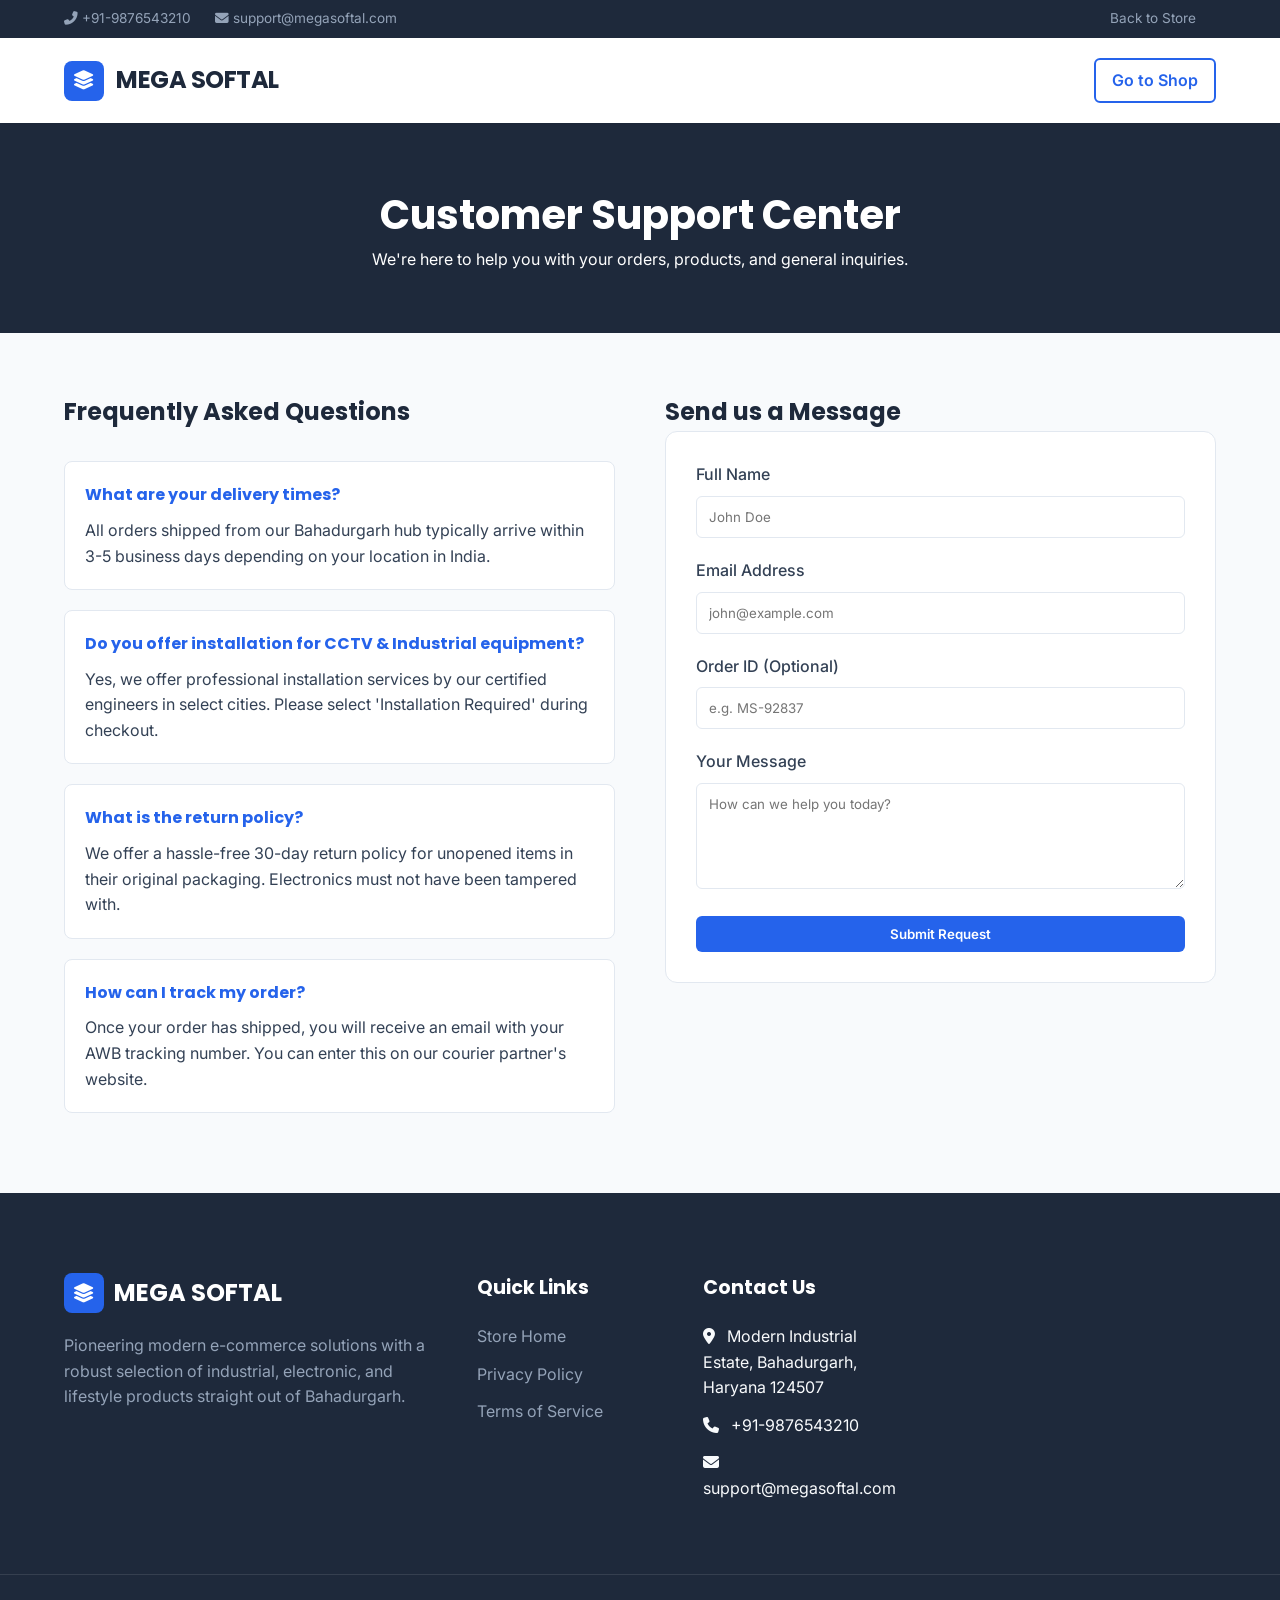
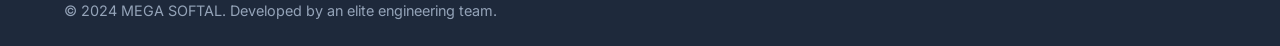
<file: support.html>
<!DOCTYPE html>
<html lang="en">
<head>
    <meta charset="UTF-8">
    <meta name="viewport" content="width=device-width, initial-scale=1.0">
    <title>Support Center | MEGA SOFTAL</title>
    <link rel="stylesheet" href="style.css">
    <link rel="preconnect" href="https://fonts.googleapis.com">
    <link rel="preconnect" href="https://fonts.gstatic.com" crossorigin>
    <link href="https://fonts.googleapis.com/css2?family=Inter:wght@300;400;500;600;700&family=Poppins:wght@500;600;700&display=swap" rel="stylesheet">
    <link rel="stylesheet" href="https://cdnjs.cloudflare.com/ajax/libs/font-awesome/6.4.0/css/all.min.css">
</head>
<body>
    <!-- Top Notification Bar -->
    <div class="top-bar">
        <div class="container top-bar-content">
            <div class="top-bar-left">
                <span><i class="fas fa-phone-alt"></i> +91-9876543210</span>
                <span><i class="fas fa-envelope"></i> support@megasoftal.com</span>
            </div>
            <div class="top-bar-right">
                <a href="index.html">Back to Store</a>
            </div>
        </div>
    </div>

    <!-- Main Navigation -->
    <header class="main-header">
        <div class="container header-container" style="justify-content: space-between;">
            <a href="index.html" class="logo">
                <div class="logo-icon"><i class="fas fa-layer-group"></i></div>
                <h1>MEGA SOFTAL</h1>
            </a>
            
            <nav style="display: flex; gap: 20px;">
                <a href="index.html" class="btn btn-outline" style="padding: 8px 16px;">Go to Shop</a>
            </nav>
        </div>
    </header>

    <!-- Page Header -->
    <div class="page-header">
        <div class="container">
            <h1>Customer Support Center</h1>
            <p>We're here to help you with your orders, products, and general inquiries.</p>
        </div>
    </div>

    <!-- Support Content -->
    <main class="support-container container">
        <!-- FAQs -->
        <section class="faq-section" id="faq">
            <h2>Frequently Asked Questions</h2>
            
            <div class="faq-item">
                <h4>What are your delivery times?</h4>
                <p>All orders shipped from our Bahadurgarh hub typically arrive within 3-5 business days depending on your location in India.</p>
            </div>
            
            <div class="faq-item">
                <h4>Do you offer installation for CCTV & Industrial equipment?</h4>
                <p>Yes, we offer professional installation services by our certified engineers in select cities. Please select 'Installation Required' during checkout.</p>
            </div>
            
            <div class="faq-item">
                <h4>What is the return policy?</h4>
                <p>We offer a hassle-free 30-day return policy for unopened items in their original packaging. Electronics must not have been tampered with.</p>
            </div>

            <div class="faq-item">
                <h4>How can I track my order?</h4>
                <p>Once your order has shipped, you will receive an email with your AWB tracking number. You can enter this on our courier partner's website.</p>
            </div>
        </section>

        <!-- Contact Form -->
        <section class="contact-section">
            <h2>Send us a Message</h2>
            <form class="contact-form" onsubmit="event.preventDefault(); alert('Message sent successfully! Our team will contact you shortly.');">
                <div class="form-group">
                    <label for="name">Full Name</label>
                    <input type="text" id="name" required placeholder="John Doe">
                </div>
                <div class="form-group">
                    <label for="email">Email Address</label>
                    <input type="email" id="email" required placeholder="john@example.com">
                </div>
                <div class="form-group">
                    <label for="order-id">Order ID (Optional)</label>
                    <input type="text" id="order-id" placeholder="e.g. MS-92837">
                </div>
                <div class="form-group">
                    <label for="message">Your Message</label>
                    <textarea id="message" rows="5" required placeholder="How can we help you today?"></textarea>
                </div>
                <button type="submit" class="btn btn-primary" style="width: 100%;">Submit Request</button>
            </form>
        </section>
    </main>

    <!-- Footer -->
    <footer class="main-footer">
        <div class="container footer-grid">
            <div class="footer-col brand-col">
                <a href="#" class="logo footer-logo">
                    <div class="logo-icon"><i class="fas fa-layer-group"></i></div>
                    <h2>MEGA SOFTAL</h2>
                </a>
                <p>Pioneering modern e-commerce solutions with a robust selection of industrial, electronic, and lifestyle products straight out of Bahadurgarh.</p>
            </div>
            <div class="footer-col">
                <h4>Quick Links</h4>
                <ul>
                    <li><a href="index.html">Store Home</a></li>
                    <li><a href="#">Privacy Policy</a></li>
                    <li><a href="#">Terms of Service</a></li>
                </ul>
            </div>
            <div class="footer-col">
                <h4>Contact Us</h4>
                <ul>
                    <li><i class="fas fa-map-marker-alt" style="margin-right: 8px;"></i> Modern Industrial Estate, Bahadurgarh, Haryana 124507</li>
                    <li><i class="fas fa-phone" style="margin-right: 8px;"></i> +91-9876543210</li>
                    <li><i class="fas fa-envelope" style="margin-right: 8px;"></i> support@megasoftal.com</li>
                </ul>
            </div>
        </div>
        <div class="footer-bottom">
            <div class="container">
                <p>&copy; 2024 MEGA SOFTAL. Developed by an elite engineering team.</p>
            </div>
        </div>
    </footer>
    
    <script src="script.js"></script>
</body>
</html>
</file>
<file: style.css>
:root {
    --primary: #2563eb;
    --primary-hover: #1d4ed8;
    --secondary: #1e293b;
    --bg-light: #f8fafc;
    --text-main: #334155;
    --text-light: #64748b;
    --border: #e2e8f0;
    --white: #ffffff;
    --danger: #ef4444;
    --success: #10b981;
    --warning: #f59e0b;
}

* {
    margin: 0;
    padding: 0;
    box-sizing: border-box;
    font-family: 'Inter', sans-serif;
}

body {
    background-color: var(--bg-light);
    color: var(--text-main);
    line-height: 1.6;
}

h1, h2, h3, h4, h5, h6 {
    font-family: 'Poppins', sans-serif;
    color: var(--secondary);
}

a {
    text-decoration: none;
    color: inherit;
}

ul {
    list-style: none;
}

.container {
    max-width: 1280px;
    margin: 0 auto;
    padding: 0 5%;
}

/* Utilities */
.btn {
    display: inline-flex;
    align-items: center;
    justify-content: center;
    gap: 8px;
    padding: 10px 24px;
    border-radius: 6px;
    font-weight: 600;
    cursor: pointer;
    transition: all 0.3s ease;
    border: none;
}

.btn-primary {
    background-color: var(--primary);
    color: var(--white);
}

.btn-primary:hover {
    background-color: var(--primary-hover);
    transform: translateY(-2px);
}

.btn-outline {
    background-color: transparent;
    color: var(--primary);
    border: 2px solid var(--primary);
}

.btn-outline:hover {
    background-color: var(--primary);
    color: var(--white);
}

.hidden {
    display: none !important;
}

/* Top Bar */
.top-bar {
    background-color: var(--secondary);
    color: #94a3b8;
    font-size: 0.85rem;
    padding: 8px 0;
}

.top-bar-content {
    display: flex;
    justify-content: space-between;
    align-items: center;
}

.top-bar-left span, .top-bar-right a {
    margin-right: 20px;
    transition: color 0.3s;
}

.top-bar-right a:hover {
    color: var(--white);
}

/* Header */
.main-header {
    background-color: var(--white);
    box-shadow: 0 4px 6px -1px rgba(0, 0, 0, 0.05);
    position: sticky;
    top: 0;
    z-index: 100;
}

.header-container {
    display: flex;
    justify-content: space-between;
    align-items: center;
    padding: 20px 5%;
}

.logo {
    display: flex;
    align-items: center;
    gap: 12px;
}

.logo-icon {
    background: var(--primary);
    color: var(--white);
    width: 40px;
    height: 40px;
    display: flex;
    align-items: center;
    justify-content: center;
    border-radius: 8px;
    font-size: 1.2rem;
}

.logo h1 {
    font-size: 1.5rem;
    font-weight: 700;
    letter-spacing: -0.5px;
}

.search-bar {
    flex: 1;
    max-width: 500px;
    display: flex;
    margin: 0 40px;
    position: relative;
}

.search-bar input {
    width: 100%;
    padding: 12px 20px;
    border: 2px solid var(--border);
    border-right: none;
    border-radius: 8px 0 0 8px;
    outline: none;
    transition: border-color 0.3s;
}

.search-bar input:focus {
    border-color: var(--primary);
}

.search-bar button {
    background: var(--primary);
    color: var(--white);
    border: none;
    padding: 0 24px;
    border-radius: 0 8px 8px 0;
    cursor: pointer;
    transition: background 0.3s;
}

.search-bar button:hover {
    background: var(--primary-hover);
}

.header-actions {
    display: flex;
    gap: 20px;
}

.action-btn {
    font-size: 1.4rem;
    color: var(--secondary);
    cursor: pointer;
    position: relative;
    transition: color 0.3s;
}

.action-btn:hover {
    color: var(--primary);
}

.cart-badge {
    position: absolute;
    top: -8px;
    right: -10px;
    background: var(--danger);
    color: var(--white);
    font-size: 0.75rem;
    font-weight: bold;
    width: 20px;
    height: 20px;
    display: flex;
    align-items: center;
    justify-content: center;
    border-radius: 50%;
}

/* Category Nav */
.category-nav {
    border-top: 1px solid var(--border);
}

.nav-links {
    display: flex;
    gap: 30px;
    padding: 15px 0;
}

.nav-links a {
    font-weight: 500;
    color: var(--text-light);
    position: relative;
    padding-bottom: 5px;
    transition: color 0.3s;
}

.nav-links a:hover, .nav-links a.active {
    color: var(--primary);
}

.nav-links a::after {
    content: '';
    position: absolute;
    bottom: 0;
    left: 0;
    width: 0%;
    height: 2px;
    background: var(--primary);
    transition: width 0.3s ease;
}

.nav-links a:hover::after, .nav-links a.active::after {
    width: 100%;
}

/* Hero Banner */
.hero-banner {
    background: linear-gradient(to right, rgba(30, 41, 59, 0.9), rgba(30, 41, 59, 0.4)), url('https://images.unsplash.com/photo-1550751827-4bd374c3f58b?ixlib=rb-4.0.3&auto=format&fit=crop&w=1600&q=80') center/cover;
    padding: 100px 0;
    color: var(--white);
}

.hero-content {
    max-width: 600px;
}

.hero-subtitle {
    display: inline-block;
    padding: 6px 12px;
    background: rgba(255,255,255,0.1);
    backdrop-filter: blur(5px);
    border-radius: 20px;
    font-size: 0.9rem;
    font-weight: 600;
    margin-bottom: 20px;
    text-transform: uppercase;
    letter-spacing: 1px;
}

.hero-content h2 {
    font-size: 3.5rem;
    line-height: 1.2;
    margin-bottom: 20px;
    color: var(--white);
}

.hero-content p {
    font-size: 1.1rem;
    margin-bottom: 30px;
    color: #e2e8f0;
}

/* Shop Layout */
.shop-container {
    display: grid;
    grid-template-columns: 280px 1fr;
    gap: 40px;
    padding: 60px 5%;
}

/* Sidebar */
.sidebar {
    background: var(--white);
    padding: 24px;
    border-radius: 12px;
    border: 1px solid var(--border);
    height: fit-content;
    position: sticky;
    top: 150px;
}

.filter-group {
    margin-bottom: 30px;
    padding-bottom: 20px;
    border-bottom: 1px solid var(--border);
}

.filter-group:last-child {
    border-bottom: none;
    margin-bottom: 0;
    padding-bottom: 0;
}

.filter-group h3 {
    font-size: 1.1rem;
    margin-bottom: 15px;
}

.filter-list li {
    margin-bottom: 12px;
}

.filter-list label {
    display: flex;
    align-items: center;
    gap: 10px;
    cursor: pointer;
    color: var(--text-light);
    font-size: 0.95rem;
}

.price-slider {
    padding-top: 10px;
}

.price-slider input[type=range] {
    width: 100%;
    margin-bottom: 15px;
}

.price-labels {
    display: flex;
    justify-content: space-between;
    font-size: 0.9rem;
    color: var(--text-light);
    font-weight: 600;
}

/* Product Area */
.products-header {
    display: flex;
    justify-content: space-between;
    align-items: center;
    margin-bottom: 30px;
    background: var(--white);
    padding: 15px 24px;
    border-radius: 12px;
    border: 1px solid var(--border);
}

.sort-options select {
    padding: 8px 12px;
    border-radius: 6px;
    border: 1px solid var(--border);
    outline: none;
    font-family: inherit;
}

.product-grid {
    display: grid;
    grid-template-columns: repeat(auto-fill, minmax(250px, 1fr));
    gap: 24px;
}

.product-card {
    background: var(--white);
    border-radius: 12px;
    border: 1px solid var(--border);
    overflow: hidden;
    transition: all 0.3s ease;
    display: flex;
    flex-direction: column;
}

.product-card:hover {
    transform: translateY(-5px);
    box-shadow: 0 10px 25px -5px rgba(0, 0, 0, 0.1);
    border-color: var(--primary);
}

.product-image {
    position: relative;
    height: 220px;
    overflow: hidden;
}

.product-image img {
    width: 100%;
    height: 100%;
    object-fit: cover;
    transition: transform 0.5s ease;
}

.product-card:hover .product-image img {
    transform: scale(1.05);
}

.badge {
    position: absolute;
    top: 15px;
    left: 15px;
    background: var(--danger);
    color: var(--white);
    font-size: 0.75rem;
    font-weight: bold;
    padding: 4px 10px;
    border-radius: 4px;
    text-transform: uppercase;
}

.product-info {
    padding: 20px;
    flex: 1;
    display: flex;
    flex-direction: column;
}

.product-category {
    font-size: 0.8rem;
    color: var(--text-light);
    text-transform: uppercase;
    letter-spacing: 1px;
    margin-bottom: 8px;
}

.product-title {
    font-size: 1.1rem;
    margin-bottom: 10px;
    line-height: 1.4;
    color: var(--secondary);
}

.product-rating {
    color: var(--warning);
    font-size: 0.85rem;
    margin-bottom: 15px;
}

.product-rating span {
    color: var(--text-light);
    margin-left: 5px;
}

.product-bottom {
    margin-top: auto;
    display: flex;
    justify-content: space-between;
    align-items: center;
}

.product-price {
    font-size: 1.25rem;
    font-weight: 700;
    color: var(--primary);
}

.add-to-cart-btn {
    background: var(--bg-light);
    color: var(--primary);
    border: none;
    width: 40px;
    height: 40px;
    border-radius: 50%;
    display: flex;
    align-items: center;
    justify-content: center;
    cursor: pointer;
    transition: all 0.3s ease;
}

.add-to-cart-btn:hover {
    background: var(--primary);
    color: var(--white);
}

.no-products {
    text-align: center;
    padding: 60px 0;
    background: var(--white);
    border-radius: 12px;
    border: 1px solid var(--border);
}

.no-products i {
    font-size: 3rem;
    color: var(--text-light);
    margin-bottom: 20px;
}

/* Features Section */
.features-section {
    background: var(--white);
    padding: 60px 0;
    border-top: 1px solid var(--border);
}

.features-grid {
    display: grid;
    grid-template-columns: repeat(auto-fit, minmax(220px, 1fr));
    gap: 30px;
}

.feature-box {
    text-align: center;
    padding: 20px;
}

.feature-box i {
    font-size: 2.5rem;
    color: var(--primary);
    margin-bottom: 20px;
}

.feature-box h4 {
    margin-bottom: 10px;
}

.feature-box p {
    color: var(--text-light);
    font-size: 0.95rem;
}

/* Footer */
.main-footer {
    background: var(--secondary);
    color: var(--bg-light);
    padding-top: 80px;
}

.footer-grid {
    display: grid;
    grid-template-columns: 2fr 1fr 1fr 1.5fr;
    gap: 40px;
    margin-bottom: 60px;
}

.footer-logo {
    color: var(--white);
    margin-bottom: 20px;
    display: flex;
    align-items: center;
    gap: 10px;
}

.footer-logo h2 {
    color: var(--white);
}

.brand-col p {
    color: #94a3b8;
    margin-bottom: 24px;
}

.social-links {
    display: flex;
    gap: 15px;
}

.social-links a {
    width: 36px;
    height: 36px;
    border-radius: 50%;
    background: rgba(255,255,255,0.1);
    display: flex;
    align-items: center;
    justify-content: center;
    transition: background 0.3s;
}

.social-links a:hover {
    background: var(--primary);
}

.footer-col h4 {
    color: var(--white);
    margin-bottom: 20px;
    font-size: 1.2rem;
}

.footer-col ul li {
    margin-bottom: 12px;
}

.footer-col ul li a {
    color: #94a3b8;
    transition: color 0.3s;
}

.footer-col ul li a:hover {
    color: var(--white);
    padding-left: 5px;
}

.newsletter-form {
    margin-top: 20px;
    display: flex;
}

.newsletter-form input {
    flex: 1;
    padding: 12px 15px;
    border: none;
    border-radius: 6px 0 0 6px;
    outline: none;
}

.newsletter-form button {
    background: var(--primary);
    color: var(--white);
    border: none;
    padding: 0 20px;
    border-radius: 0 6px 6px 0;
    cursor: pointer;
    font-weight: 600;
}

.footer-bottom {
    border-top: 1px solid rgba(255,255,255,0.1);
    padding: 24px 0;
}

.footer-bottom .container {
    display: flex;
    justify-content: space-between;
    align-items: center;
    color: #94a3b8;
    font-size: 0.9rem;
}

/* Cart Sidebar */
.cart-sidebar {
    position: fixed;
    top: 0;
    right: -450px;
    width: 100%;
    max-width: 450px;
    height: 100vh;
    background: var(--white);
    box-shadow: -10px 0 30px rgba(0,0,0,0.1);
    transition: right 0.4s cubic-bezier(0.4, 0, 0.2, 1);
    z-index: 1000;
    display: flex;
    flex-direction: column;
}

.cart-sidebar.open {
    right: 0;
}

.cart-header {
    padding: 24px;
    border-bottom: 1px solid var(--border);
    display: flex;
    justify-content: space-between;
    align-items: center;
}

.close-btn {
    background: none;
    border: none;
    font-size: 1.5rem;
    color: var(--text-light);
    cursor: pointer;
    transition: color 0.3s;
}

.close-btn:hover {
    color: var(--danger);
}

.cart-items {
    flex: 1;
    overflow-y: auto;
    padding: 24px;
}

.cart-item {
    display: flex;
    gap: 15px;
    margin-bottom: 20px;
    padding-bottom: 20px;
    border-bottom: 1px solid var(--border);
}

.cart-item img {
    width: 80px;
    height: 80px;
    object-fit: cover;
    border-radius: 8px;
}

.cart-item-details {
    flex: 1;
}

.cart-item-title {
    font-weight: 600;
    font-size: 0.95rem;
    margin-bottom: 5px;
}

.cart-item-price {
    color: var(--primary);
    font-weight: 700;
}

.qty-controls {
    display: flex;
    align-items: center;
    gap: 10px;
    margin-top: 10px;
}

.qty-btn {
    width: 24px;
    height: 24px;
    display: flex;
    align-items: center;
    justify-content: center;
    background: var(--bg-light);
    border: 1px solid var(--border);
    border-radius: 4px;
    cursor: pointer;
}

.remove-item {
    background: none;
    border: none;
    color: var(--text-light);
    cursor: pointer;
    font-size: 0.9rem;
}

.remove-item:hover {
    color: var(--danger);
}

.cart-footer {
    padding: 24px;
    background: var(--bg-light);
    border-top: 1px solid var(--border);
}

.cart-summary {
    display: flex;
    justify-content: space-between;
    font-size: 1.2rem;
    font-weight: 700;
    margin-bottom: 20px;
}

.checkout-btn {
    width: 100%;
    padding: 15px;
    font-size: 1.1rem;
}

.overlay {
    position: fixed;
    top: 0;
    left: 0;
    width: 100%;
    height: 100vh;
    background: rgba(15, 23, 42, 0.6);
    backdrop-filter: blur(4px);
    z-index: 999;
    opacity: 0;
    visibility: hidden;
    transition: all 0.3s;
}

.overlay.active {
    opacity: 1;
    visibility: visible;
}

/* Page Headers for Subpages */
.page-header {
    background: var(--secondary);
    color: var(--white);
    padding: 60px 0;
    text-align: center;
}

.page-header h1 {
    color: var(--white);
    font-size: 2.5rem;
}

/* Support Page Styles */
.support-container {
    padding: 60px 5%;
    display: grid;
    grid-template-columns: 1fr 1fr;
    gap: 50px;
}

.faq-section h2 {
    margin-bottom: 30px;
}

.faq-item {
    margin-bottom: 20px;
    border: 1px solid var(--border);
    border-radius: 8px;
    padding: 20px;
    background: var(--white);
}

.faq-item h4 {
    margin-bottom: 10px;
    color: var(--primary);
}

.contact-form {
    background: var(--white);
    padding: 30px;
    border-radius: 12px;
    border: 1px solid var(--border);
}

.form-group {
    margin-bottom: 20px;
}

.form-group label {
    display: block;
    margin-bottom: 8px;
    font-weight: 500;
}

.form-group input, .form-group textarea {
    width: 100%;
    padding: 12px;
    border: 1px solid var(--border);
    border-radius: 6px;
    outline: none;
    font-family: inherit;
}

.form-group input:focus, .form-group textarea:focus {
    border-color: var(--primary);
}

/* Responsive Design */
@media (max-width: 1024px) {
    .shop-container {
        grid-template-columns: 220px 1fr;
    }
    .footer-grid {
        grid-template-columns: 1fr 1fr;
    }
}

@media (max-width: 768px) {
    .header-container {
        flex-wrap: wrap;
    }
    .search-bar {
        order: 3;
        margin: 20px 0 0;
        max-width: 100%;
    }
    .category-nav .nav-links {
        overflow-x: auto;
        white-space: nowrap;
        padding-bottom: 10px;
    }
    .shop-container {
        grid-template-columns: 1fr;
    }
    .sidebar {
        position: static;
    }
    .support-container {
        grid-template-columns: 1fr;
    }
    .footer-bottom .container {
        flex-direction: column;
        gap: 15px;
        text-align: center;
    }
}
</file>
